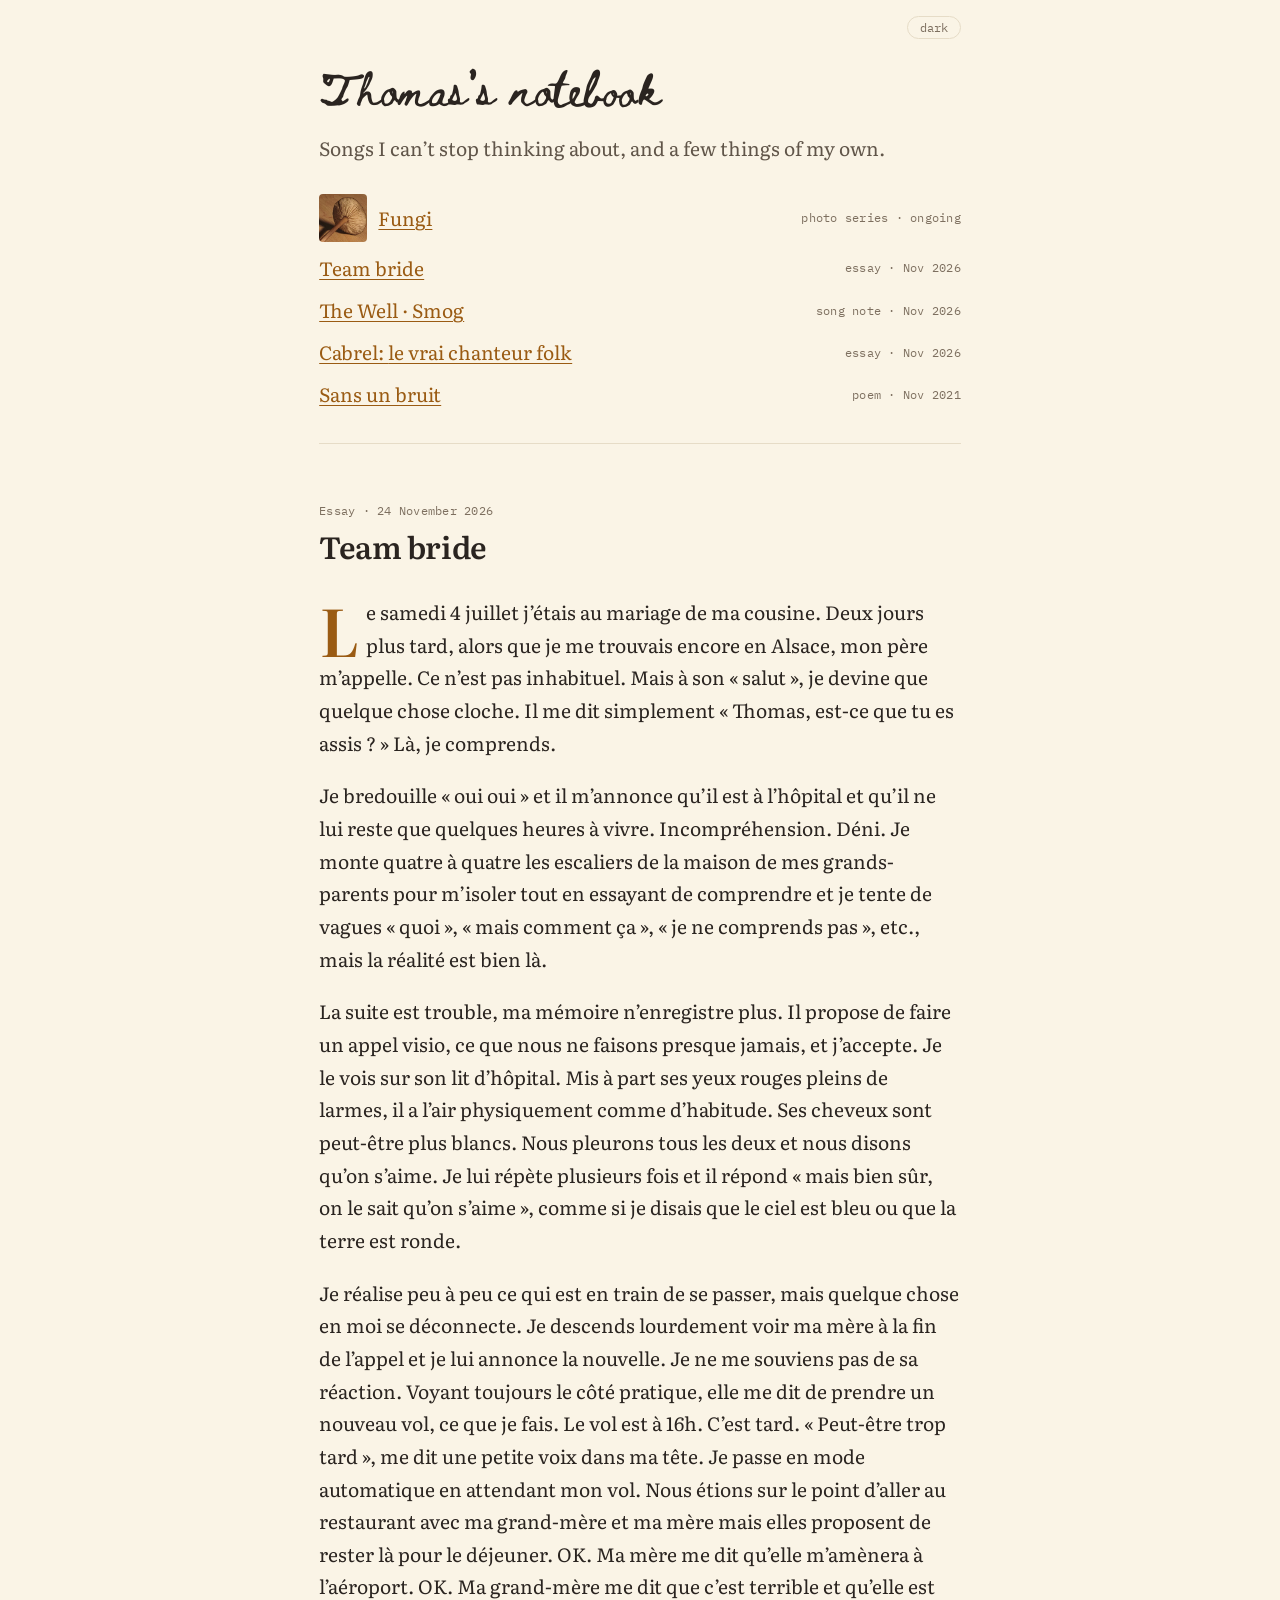
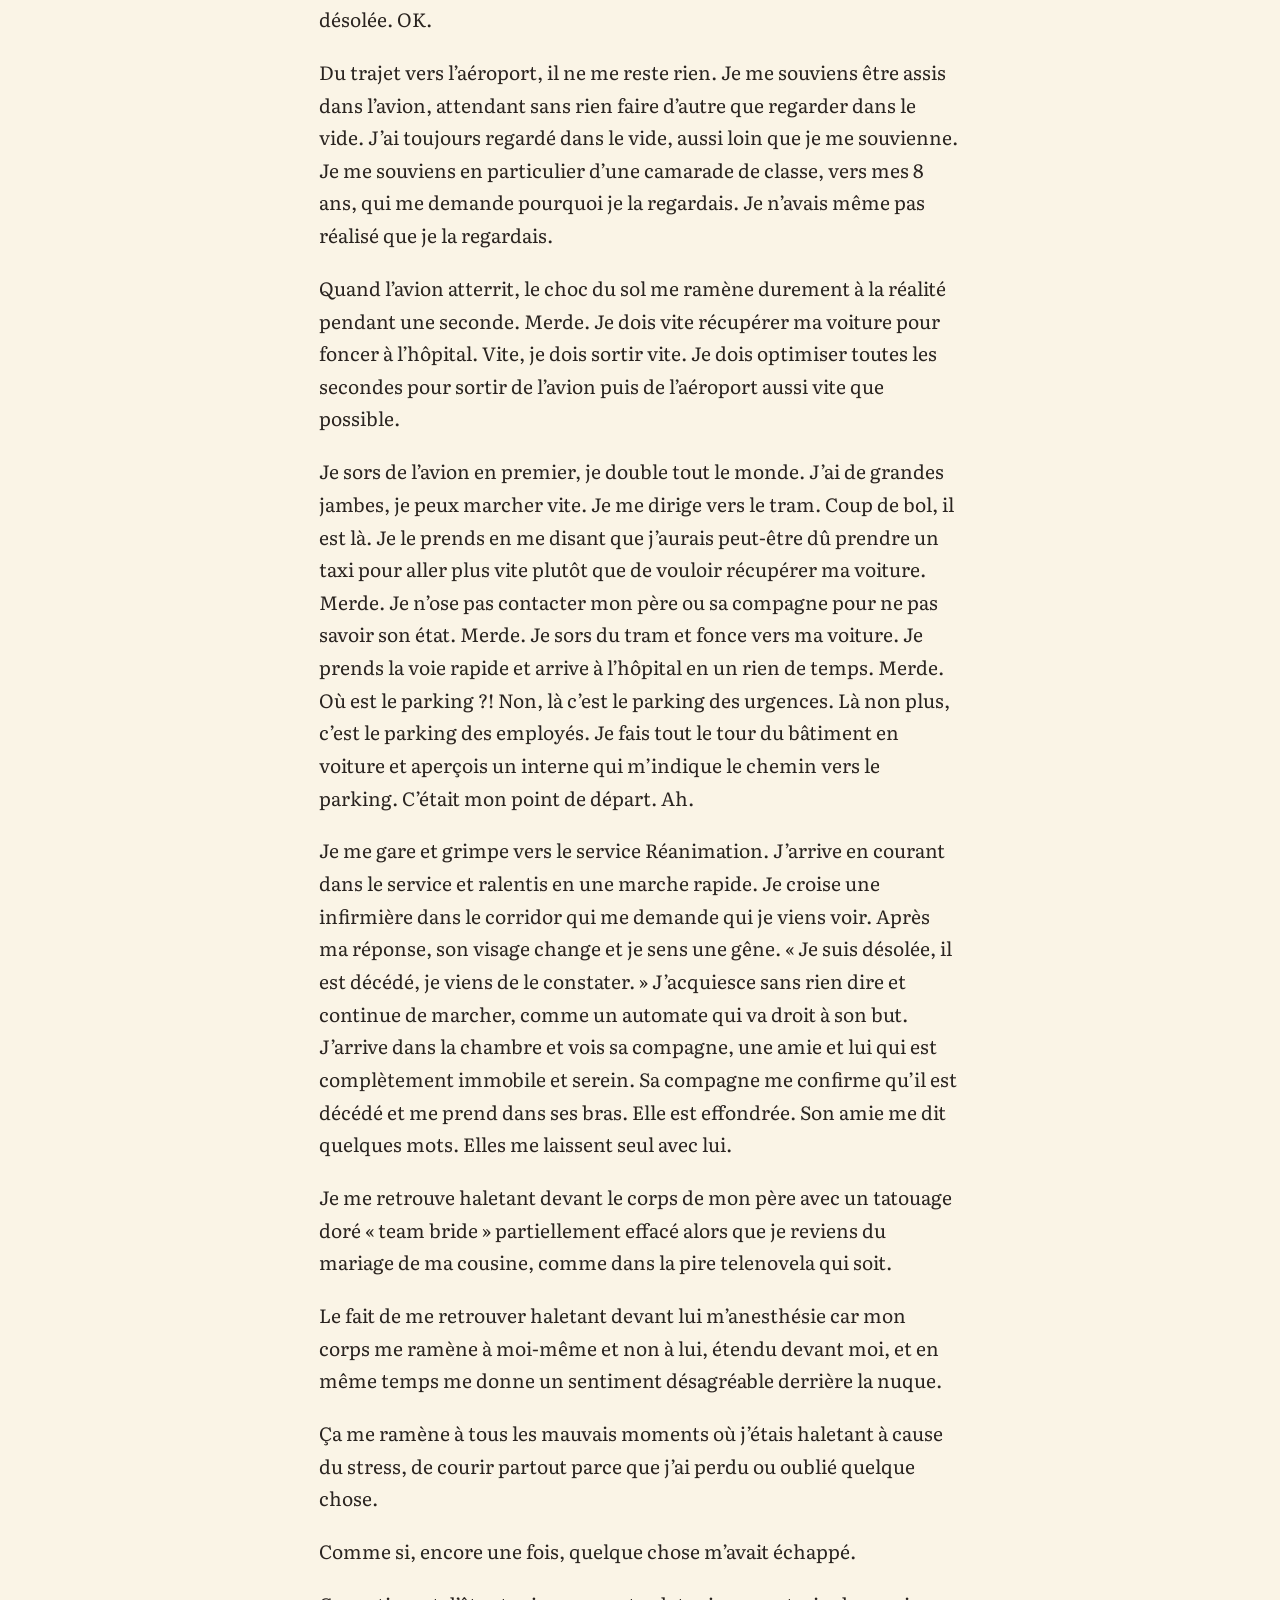
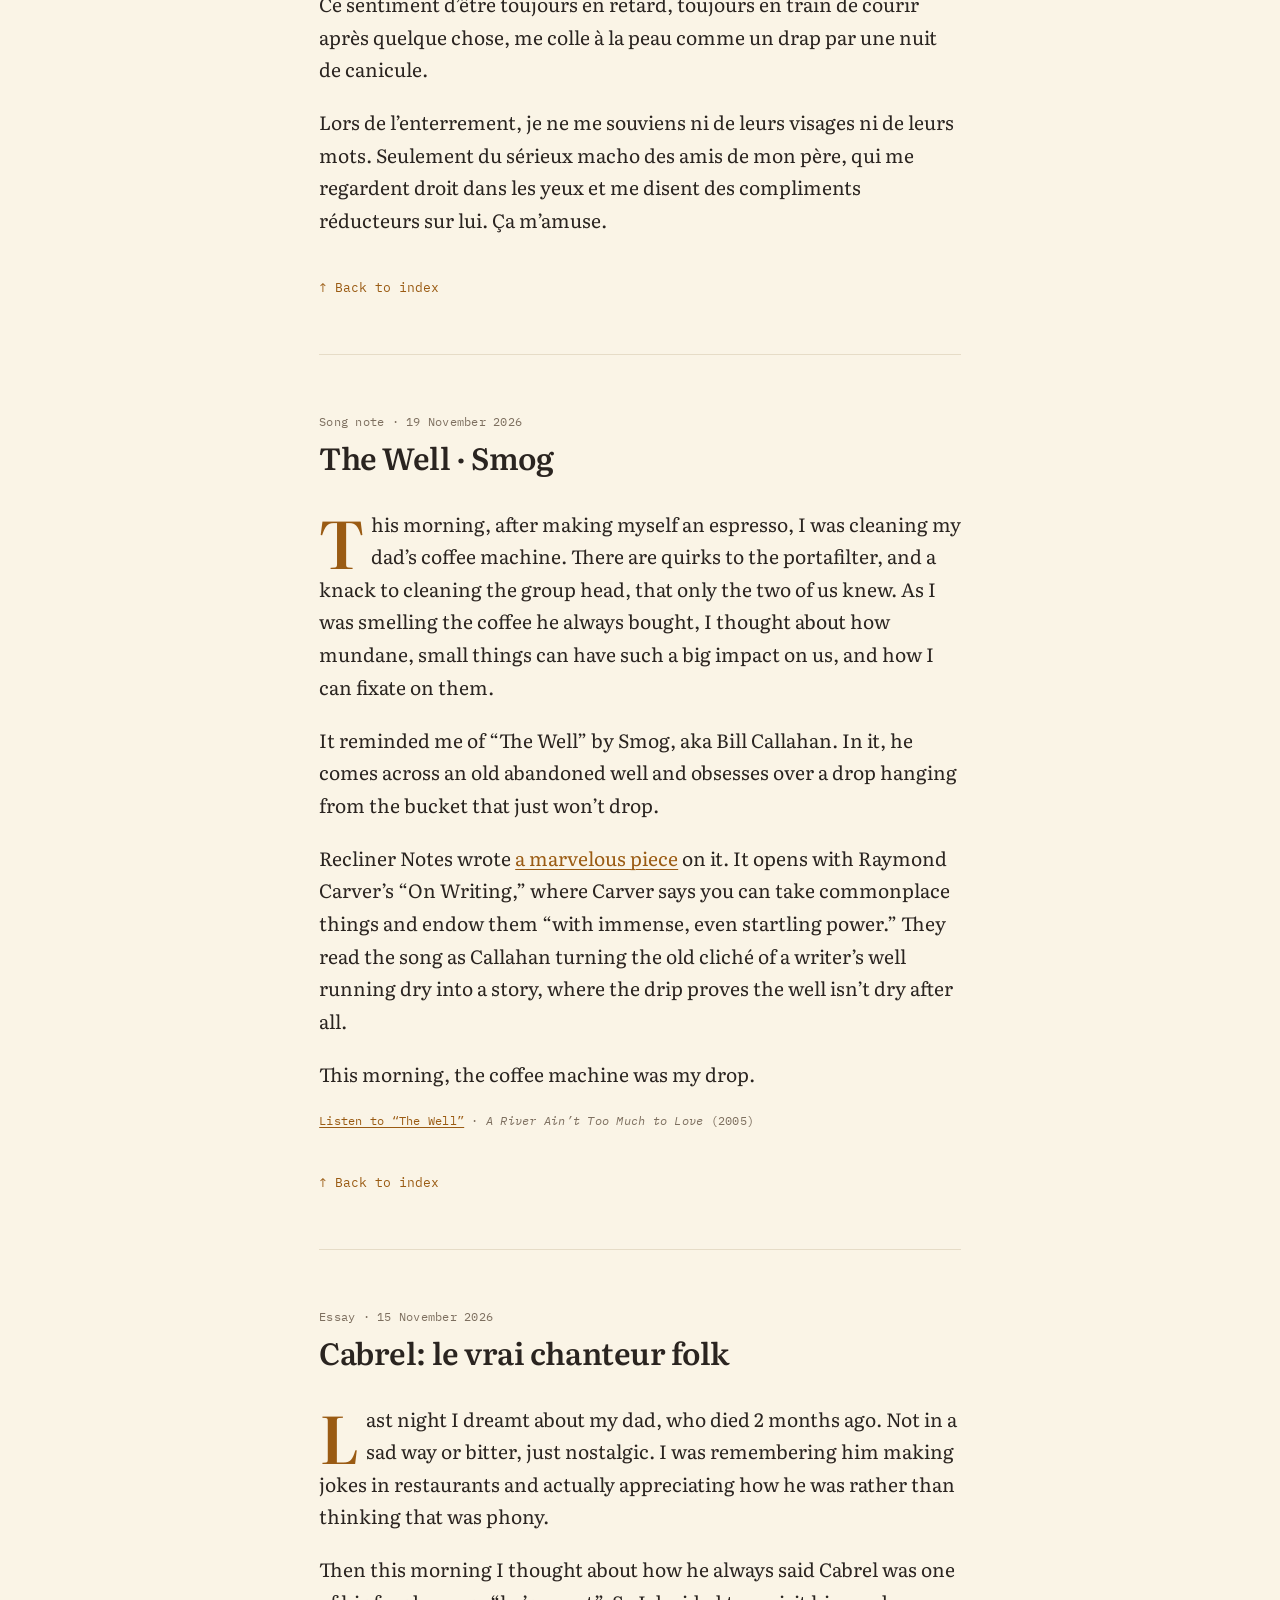
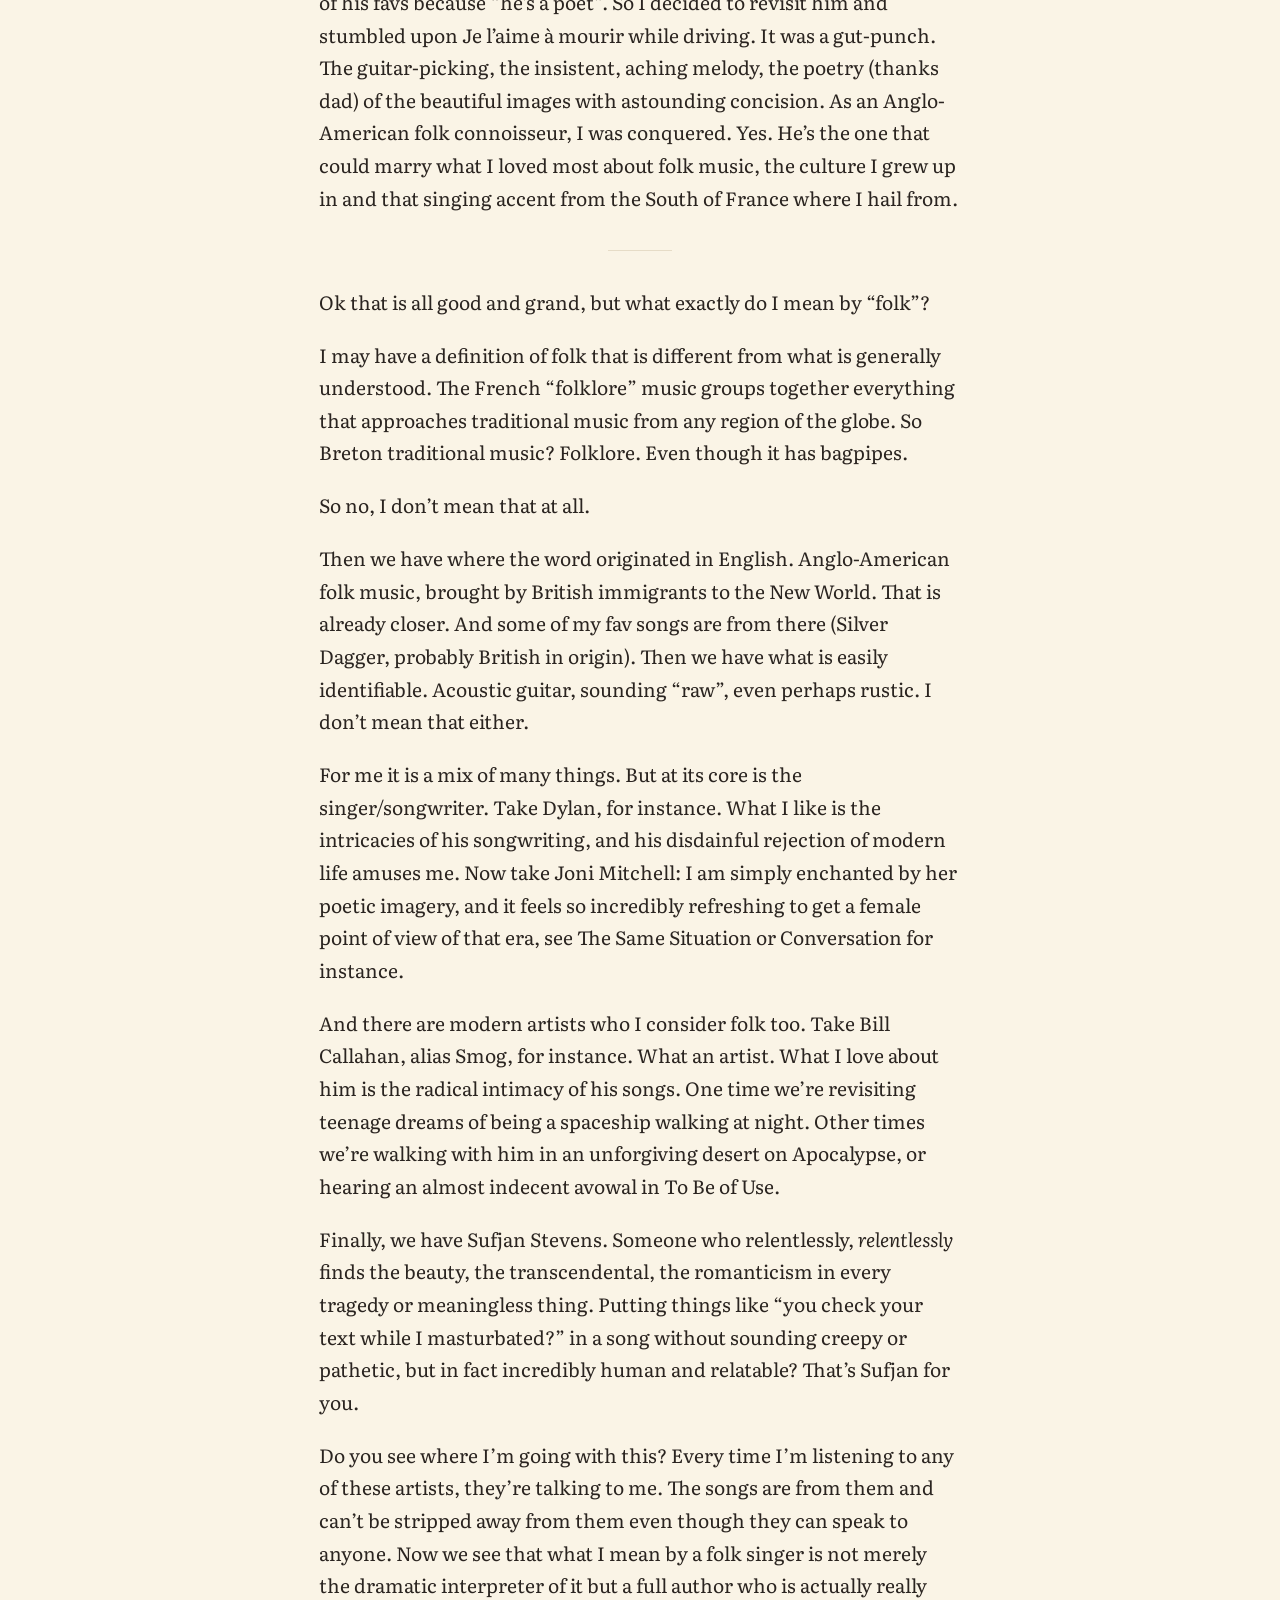
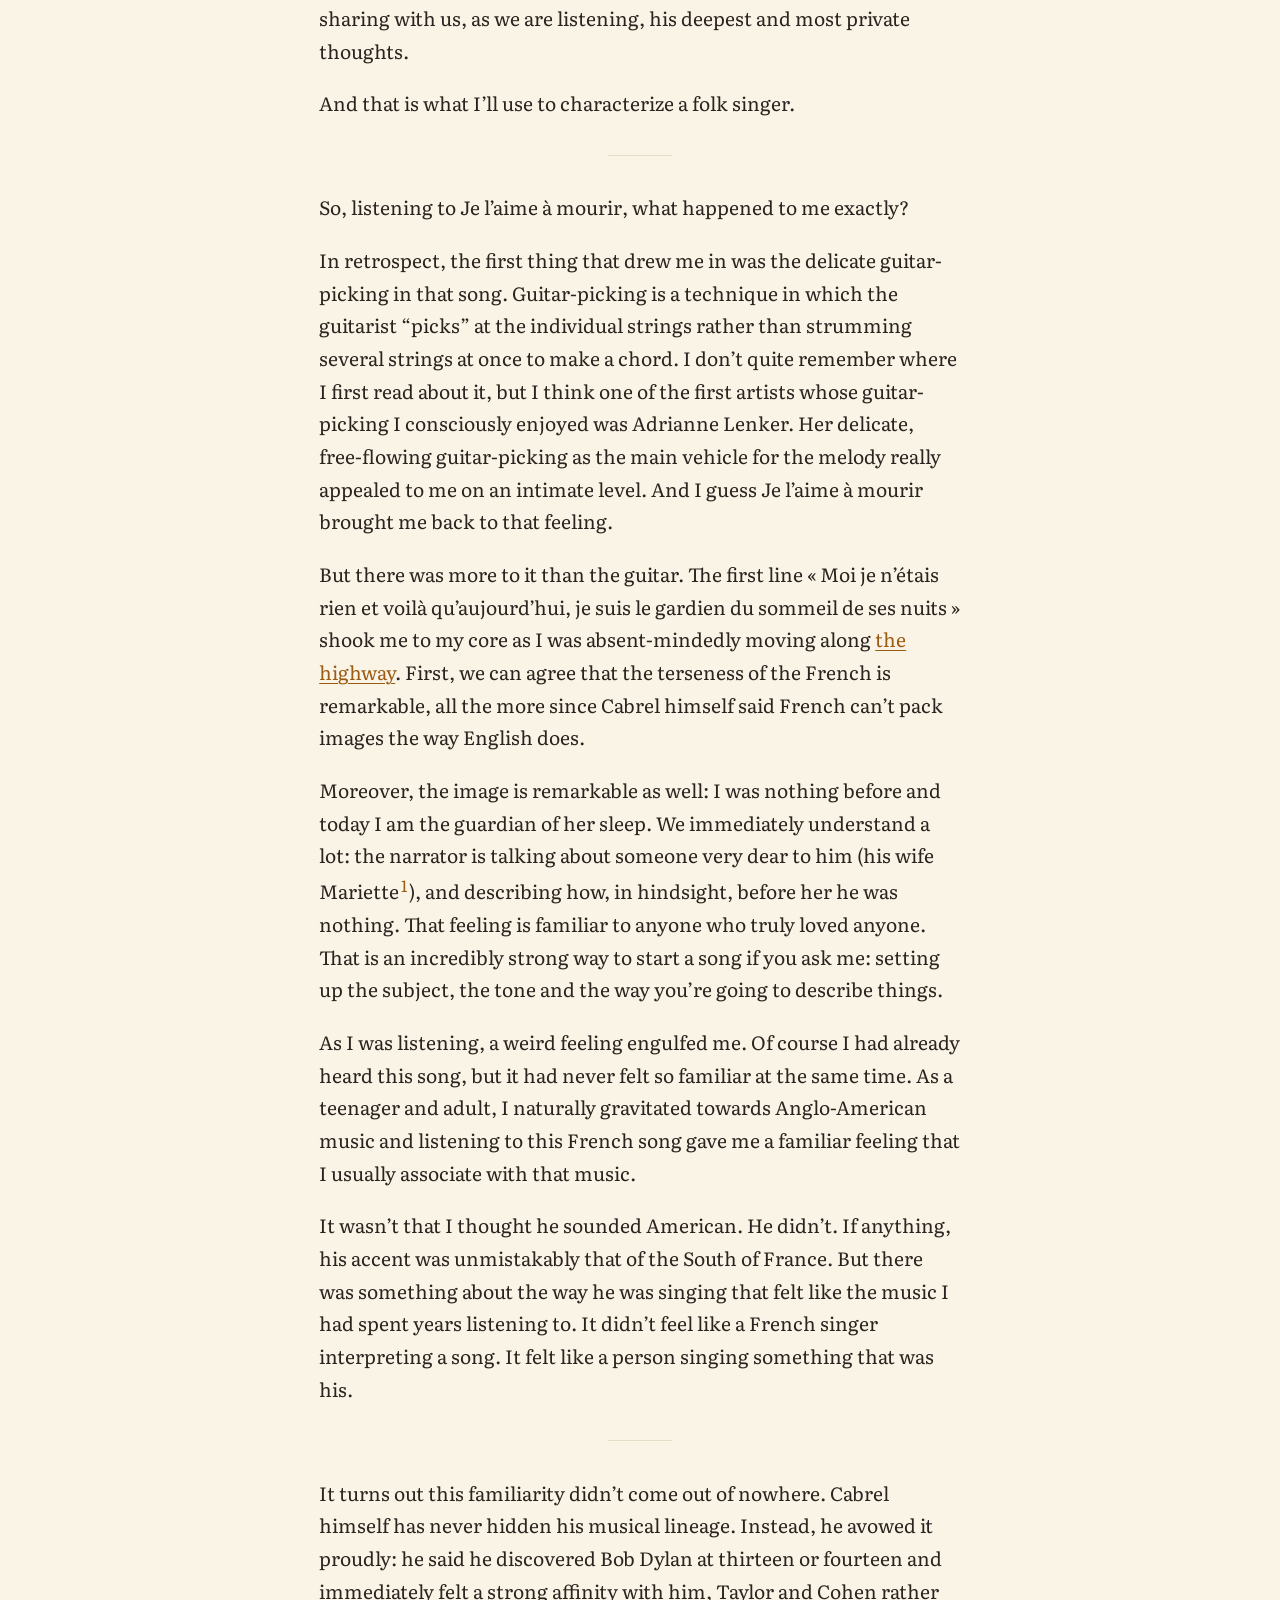
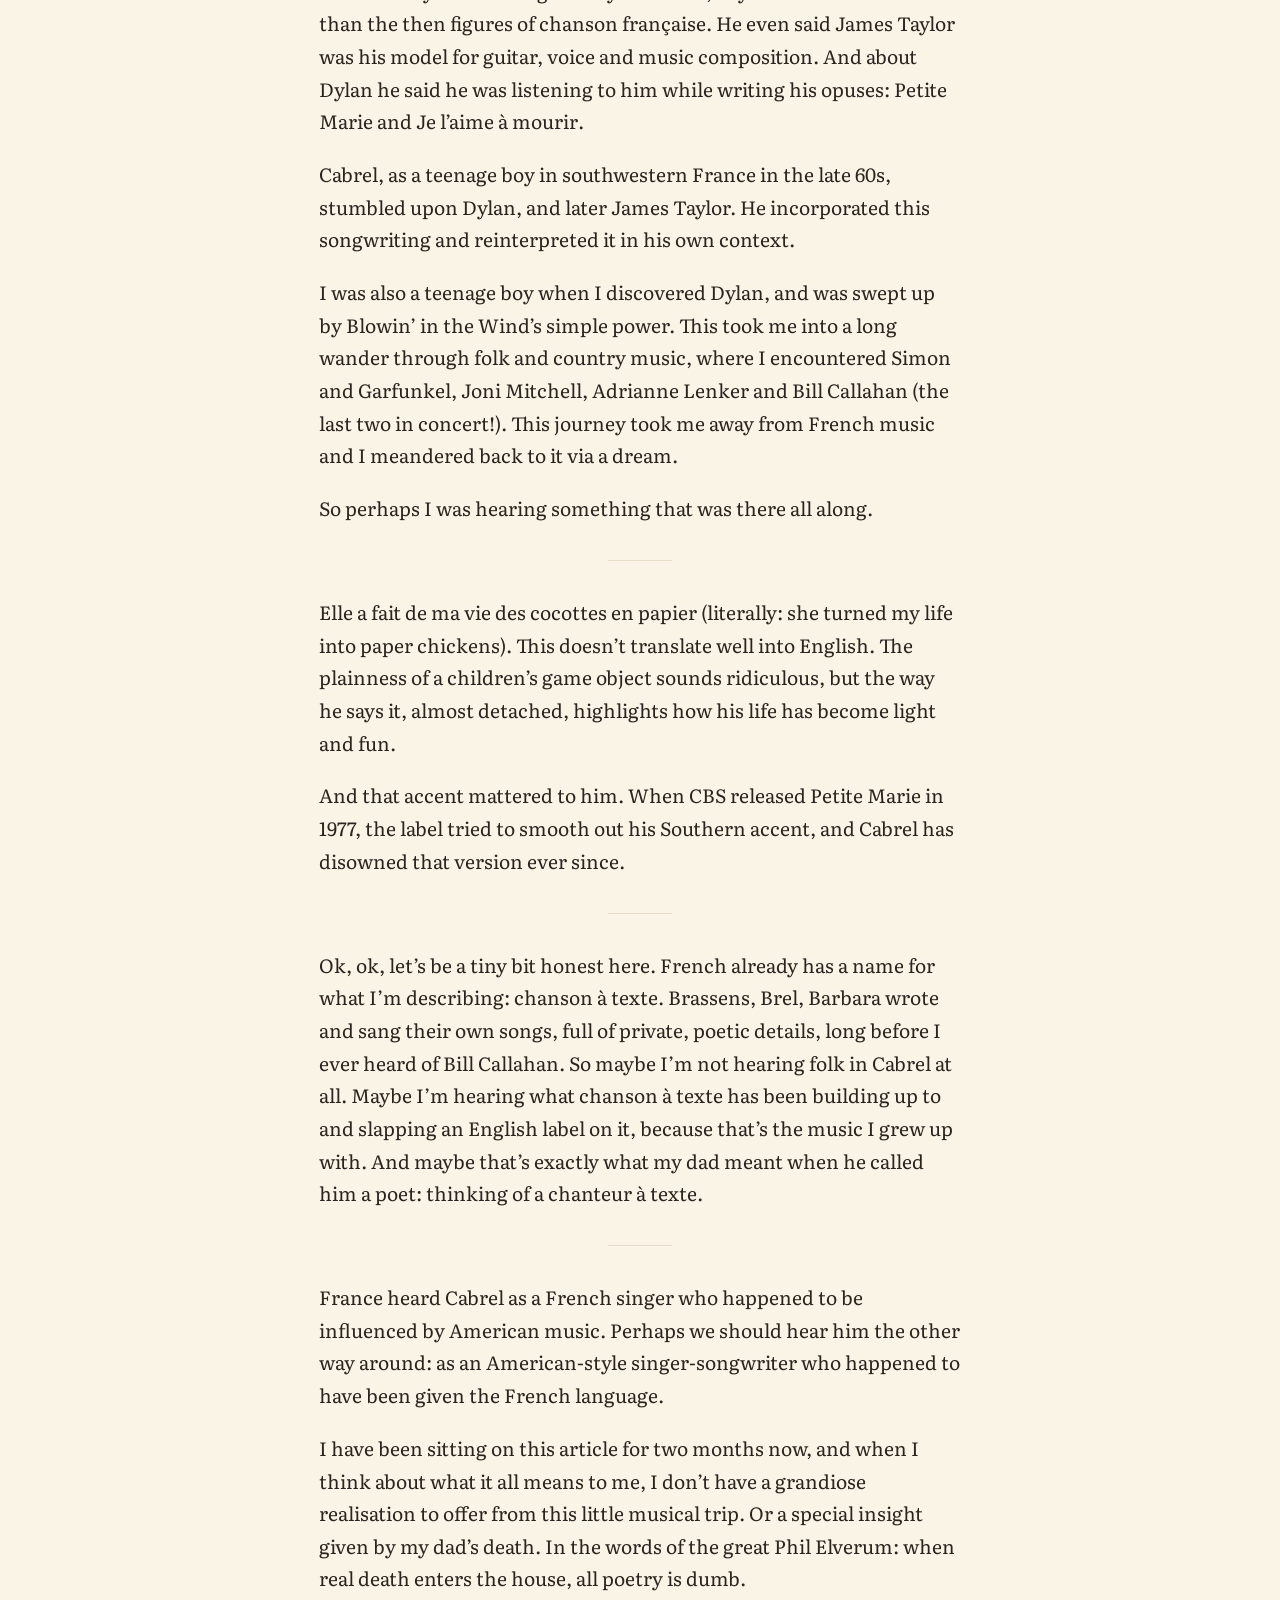
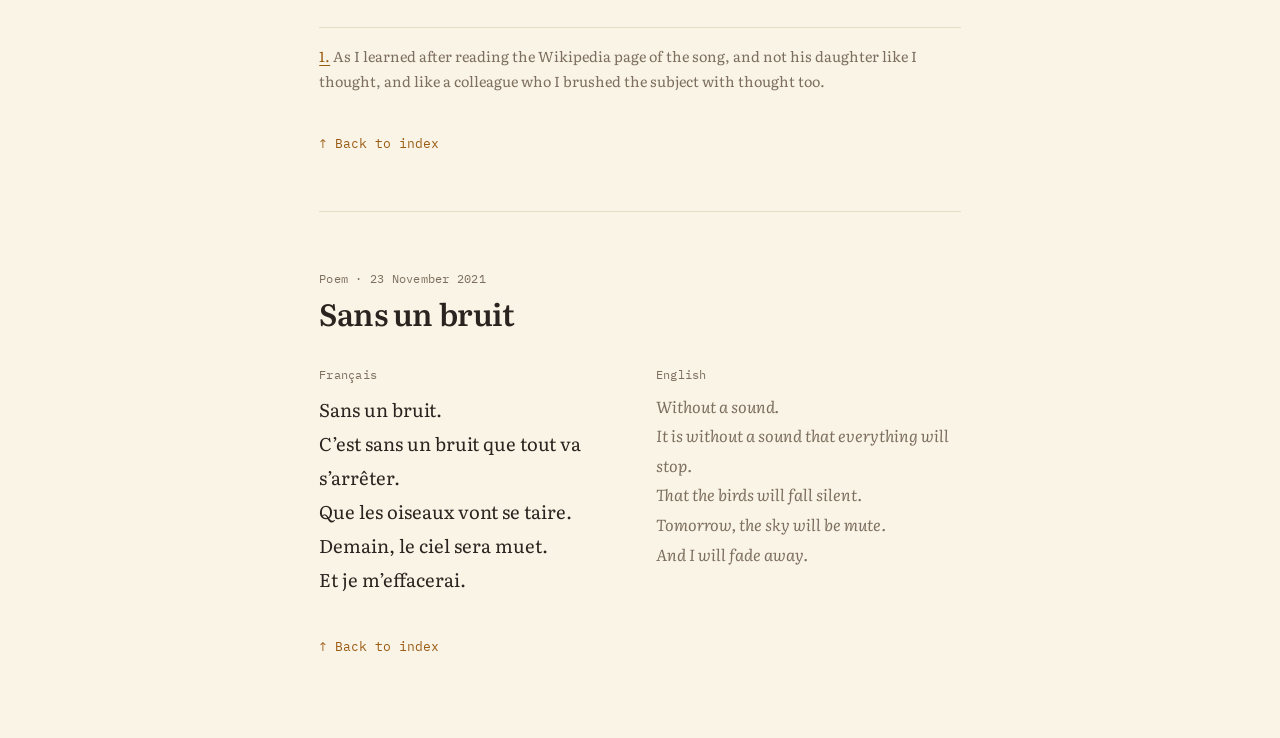
<file: index.html>
<!DOCTYPE html>
<html lang="en">
<head>
<meta charset="utf-8">
<meta name="viewport" content="width=device-width, initial-scale=1">
<meta name="robots" content="noindex, nofollow">
<title>Thomas’s notebook</title>
<meta name="description" content="Songs I can’t stop thinking about, and a few things of my own.">
<meta property="og:type" content="website">
<meta property="og:site_name" content="Thomas’s notebook">
<meta property="og:title" content="Thomas’s notebook">
<meta property="og:description" content="Songs I can’t stop thinking about, and a few things of my own.">
<meta property="og:url" content="https://thomas-notebook.github.io/">
<meta property="og:image" content="https://thomas-notebook.github.io/images/og.jpg">
<meta property="og:image:width" content="1200">
<meta property="og:image:height" content="630">
<meta name="twitter:card" content="summary_large_image">
<meta name="theme-color" content="#9a5b13">
<link rel="icon" href="favicon.svg" type="image/svg+xml">
<link rel="preconnect" href="https://fonts.googleapis.com">
<link rel="preconnect" href="https://fonts.gstatic.com" crossorigin>
<link href="https://fonts.googleapis.com/css2?family=Literata:ital,opsz,wght@0,7..72,400;0,7..72,600;1,7..72,400&family=IBM+Plex+Mono:wght@400&family=Beth+Ellen&display=swap" rel="stylesheet">
<link rel="stylesheet" href="style.css?v=15">
<script>try{var t=localStorage.getItem("theme");if(t)document.documentElement.dataset.theme=t}catch(e){}</script>
</head>
<body>
<main class="wrap">
  <header class="site" id="top">
    <h1 class="title">Thomas’s notebook</h1>
    <p>Songs I can’t stop thinking about, and a few things of my own.</p>
    <nav aria-label="Pieces">
      <ol>
        <li><a class="with-thumb" href="fungi/"><img src="images/fungi-thumb.jpg?v=2" width="48" height="48" alt="">Fungi</a> <span class="meta">photo series · ongoing</span></li>
        <li><a href="#team-bride">Team bride</a> <span class="meta">essay · Nov 2026</span></li>
        <li><a href="#the-well">The Well · Smog</a> <span class="meta">song note · Nov 2026</span></li>
        <li><a href="#cabrel">Cabrel: <span lang="fr">le vrai chanteur folk</span></a> <span class="meta">essay · Nov 2026</span></li>
        <li><a href="#sans-un-bruit" lang="fr">Sans un bruit</a> <span class="meta">poem · Nov 2021</span></li>
      </ol>
    </nav>
  </header>

  <article id="team-bride" class="essay" lang="fr">
    <header>
      <span class="meta">Essay · 24 November 2026</span>
      <h2 lang="en">Team bride</h2>
    </header>
    <p>Le samedi 4 juillet j’étais au mariage de ma cousine. Deux jours plus tard, alors que je me trouvais encore en Alsace, mon père m’appelle. Ce n’est pas inhabituel. Mais à son « salut », je devine que quelque chose cloche. Il me dit simplement « Thomas, est-ce que tu es assis ? » Là, je comprends.</p>
    <p>Je bredouille « oui oui » et il m’annonce qu’il est à l’hôpital et qu’il ne lui reste que quelques heures à vivre. Incompréhension. Déni. Je monte quatre à quatre les escaliers de la maison de mes grands-parents pour m’isoler tout en essayant de comprendre et je tente de vagues « quoi », « mais comment ça », « je ne comprends pas », etc., mais la réalité est bien là.</p>
    <p>La suite est trouble, ma mémoire n’enregistre plus. Il propose de faire un appel visio, ce que nous ne faisons presque jamais, et j’accepte. Je le vois sur son lit d’hôpital. Mis à part ses yeux rouges pleins de larmes, il a l’air physiquement comme d’habitude. Ses cheveux sont peut-être plus blancs. Nous pleurons tous les deux et nous disons qu’on s’aime. Je lui répète plusieurs fois et il répond « mais bien sûr, on le sait qu’on s’aime », comme si je disais que le ciel est bleu ou que la terre est ronde.</p>
    <p>Je réalise peu à peu ce qui est en train de se passer, mais quelque chose en moi se déconnecte. Je descends lourdement voir ma mère à la fin de l’appel et je lui annonce la nouvelle. Je ne me souviens pas de sa réaction. Voyant toujours le côté pratique, elle me dit de prendre un nouveau vol, ce que je fais. Le vol est à 16h. C’est tard. « Peut-être trop tard », me dit une petite voix dans ma tête. Je passe en mode automatique en attendant mon vol. Nous étions sur le point d’aller au restaurant avec ma grand-mère et ma mère mais elles proposent de rester là pour le déjeuner. OK. Ma mère me dit qu’elle m’amènera à l’aéroport. OK. Ma grand-mère me dit que c’est terrible et qu’elle est désolée. OK.</p>
    <p>Du trajet vers l’aéroport, il ne me reste rien. Je me souviens être assis dans l’avion, attendant sans rien faire d’autre que regarder dans le vide. J’ai toujours regardé dans le vide, aussi loin que je me souvienne. Je me souviens en particulier d’une camarade de classe, vers mes 8 ans, qui me demande pourquoi je la regardais. Je n’avais même pas réalisé que je la regardais.</p>
    <p>Quand l’avion atterrit, le choc du sol me ramène durement à la réalité pendant une seconde. Merde. Je dois vite récupérer ma voiture pour foncer à l’hôpital. Vite, je dois sortir vite. Je dois optimiser toutes les secondes pour sortir de l’avion puis de l’aéroport aussi vite que possible.</p>
    <p>Je sors de l’avion en premier, je double tout le monde. J’ai de grandes jambes, je peux marcher vite. Je me dirige vers le tram. Coup de bol, il est là. Je le prends en me disant que j’aurais peut-être dû prendre un taxi pour aller plus vite plutôt que de vouloir récupérer ma voiture. Merde. Je n’ose pas contacter mon père ou sa compagne pour ne pas savoir son état. Merde. Je sors du tram et fonce vers ma voiture. Je prends la voie rapide et arrive à l’hôpital en un rien de temps. Merde. Où est le parking ?! Non, là c’est le parking des urgences. Là non plus, c’est le parking des employés. Je fais tout le tour du bâtiment en voiture et aperçois un interne qui m’indique le chemin vers le parking. C’était mon point de départ. Ah.</p>
    <p>Je me gare et grimpe vers le service Réanimation. J’arrive en courant dans le service et ralentis en une marche rapide. Je croise une infirmière dans le corridor qui me demande qui je viens voir. Après ma réponse, son visage change et je sens une gêne. « Je suis désolée, il est décédé, je viens de le constater. » J’acquiesce sans rien dire et continue de marcher, comme un automate qui va droit à son but. J’arrive dans la chambre et vois sa compagne, une amie et lui qui est complètement immobile et serein. Sa compagne me confirme qu’il est décédé et me prend dans ses bras. Elle est effondrée. Son amie me dit quelques mots. Elles me laissent seul avec lui.</p>
    <p>Je me retrouve haletant devant le corps de mon père avec un tatouage doré « <span lang="en">team bride</span> » partiellement effacé alors que je reviens du mariage de ma cousine, comme dans la pire telenovela qui soit.</p>
    <p>Le fait de me retrouver haletant devant lui m’anesthésie car mon corps me ramène à moi-même et non à lui, étendu devant moi, et en même temps me donne un sentiment désagréable derrière la nuque.</p>
    <p>Ça me ramène à tous les mauvais moments où j’étais haletant à cause du stress, de courir partout parce que j’ai perdu ou oublié quelque chose.</p>
    <p>Comme si, encore une fois, quelque chose m’avait échappé.</p>
    <p>Ce sentiment d’être toujours en retard, toujours en train de courir après quelque chose, me colle à la peau comme un drap par une nuit de canicule.</p>
    <p>Lors de l’enterrement, je ne me souviens ni de leurs visages ni de leurs mots. Seulement du sérieux macho des amis de mon père, qui me regardent droit dans les yeux et me disent des compliments réducteurs sur lui. Ça m’amuse.</p>
    <p class="to-index" lang="en"><a href="#top">↑ Back to index</a></p>
  </article>

  <article id="the-well" class="song-note">
    <header>
      <span class="meta">Song note · 19 November 2026</span>
      <h2>The Well · Smog</h2>
    </header>
    <p>This morning, after making myself an espresso, I was cleaning my dad’s coffee machine. There are quirks to the portafilter, and a knack to cleaning the group head, that only the two of us knew. As I was smelling the coffee he always bought, I thought about how mundane, small things can have such a big impact on us, and how I can fixate on them.</p>
    <p>It reminded me of “The Well” by Smog, aka Bill Callahan. In it, he comes across an old abandoned well and obsesses over a drop hanging from the bucket that just won’t drop.</p>
    <p>Recliner Notes wrote <a href="https://reclinernotes.com/2023/01/22/the-well/">a marvelous piece</a> on it. It opens with Raymond Carver’s “On Writing,” where Carver says you can take commonplace things and endow them “with immense, even startling power.” They read the song as Callahan turning the old cliché of a writer’s well running dry into a story, where the drip proves the well isn’t dry after all.</p>
    <p>This morning, the coffee machine was my drop.</p>
    <p class="meta"><a href="https://www.youtube.com/watch?v=clw_E53vFGk">Listen to “The Well”</a> · <i>A River Ain’t Too Much to Love</i> (2005)</p>
    <p class="to-index"><a href="#top">↑ Back to index</a></p>
  </article>

  <article id="cabrel" class="essay">
    <header>
      <span class="meta">Essay · 15 November 2026</span>
      <h2>Cabrel: <span lang="fr">le vrai chanteur folk</span></h2>
    </header>
        <p>Last night I dreamt about my dad, who died 2 months ago. Not in a sad way or bitter, just nostalgic. I was remembering him making jokes in restaurants and actually appreciating how he was rather than thinking that was phony.</p>
        <p>Then this morning I thought about how he always said Cabrel was one of his favs because “he’s a poet”. So I decided to revisit him and stumbled upon <span lang="fr">Je l’aime à mourir</span> while driving. It was a gut-punch. The guitar-picking, the insistent, aching melody, the poetry (thanks dad) of the beautiful images with astounding concision. As an Anglo-American folk connoisseur, I was conquered. Yes. He’s the one that could marry what I loved most about folk music, the culture I grew up in and that singing accent from the South of France where I hail from.</p>
        <hr class="pause" aria-hidden="true">
        <p>Ok that is all good and grand, but what exactly do I mean by “folk”?</p>
        <p>I may have a definition of folk that is different from what is generally understood. The French “<span lang="fr">folklore</span>” music groups together everything that approaches traditional music from any region of the globe. So Breton traditional music? Folklore. Even though it has bagpipes.</p>
        <p>So no, I don’t mean that at all.</p>
        <p>Then we have where the word originated in English. Anglo-American folk music, brought by British immigrants to the New World. That is already closer. And some of my fav songs are from there (Silver Dagger, probably British in origin). Then we have what is easily identifiable. Acoustic guitar, sounding “raw”, even perhaps rustic. I don’t mean that either.</p>
        <p>For me it is a mix of many things. But at its core is the singer/songwriter. Take Dylan, for instance. What I like is the intricacies of his songwriting, and his disdainful rejection of modern life amuses me. Now take Joni Mitchell: I am simply enchanted by her poetic imagery, and it feels so incredibly refreshing to get a female point of view of that era, see The Same Situation or Conversation for instance.</p>
        <p>And there are modern artists who I consider folk too. Take Bill Callahan, alias Smog, for instance. What an artist. What I love about him is the radical intimacy of his songs. One time we’re revisiting teenage dreams of being a spaceship walking at night. Other times we’re walking with him in an unforgiving desert on Apocalypse, or hearing an almost indecent avowal in To Be of Use.</p>
        <p>Finally, we have Sufjan Stevens. Someone who relentlessly, <em>relentlessly</em> finds the beauty, the transcendental, the romanticism in every tragedy or meaningless thing. Putting things like “you check your text while I masturbated?” in a song without sounding creepy or pathetic, but in fact incredibly human and relatable? That’s Sufjan for you.</p>
        <p>Do you see where I’m going with this? Every time I’m listening to any of these artists, they’re talking to me. The songs are from them and can’t be stripped away from them even though they can speak to anyone. Now we see that what I mean by a folk singer is not merely the dramatic interpreter of it but a full author who is actually really sharing with us, as we are listening, his deepest and most private thoughts.</p>
        <p>And that is what I’ll use to characterize a folk singer.</p>
        <hr class="pause" aria-hidden="true">
        <p>So, listening to <span lang="fr">Je l’aime à mourir</span>, what happened to me exactly?</p>
        <p>In retrospect, the first thing that drew me in was the delicate guitar-picking in that song. Guitar-picking is a technique in which the guitarist “picks” at the individual strings rather than strumming several strings at once to make a chord. I don’t quite remember where I first read about it, but I think one of the first artists whose guitar-picking I consciously enjoyed was Adrianne Lenker. Her delicate, free-flowing guitar-picking as the main vehicle for the melody really appealed to me on an intimate level. And I guess <span lang="fr">Je l’aime à mourir</span> brought me back to that feeling.</p>
        <p>But there was more to it than the guitar. The first line <span lang="fr">« Moi je n’étais rien et voilà qu’aujourd’hui, je suis le gardien du sommeil de ses nuits »</span> shook me to my core as I was absent-mindedly moving along <a href="https://youtu.be/UofYl3dataU?t=60">the highway</a>. First, we can agree that the terseness of the French is remarkable, all the more since Cabrel himself said French can’t pack images the way English does.</p>
        <p>Moreover, the image is remarkable as well: I was nothing before and today I am the guardian of her sleep. We immediately understand a lot: the narrator is talking about someone very dear to him (his wife Mariette<sup><a href="#note-1" id="ref-1" aria-label="Note 1">1</a></sup>), and describing how, in hindsight, before her he was nothing. That feeling is familiar to anyone who truly loved anyone. That is an incredibly strong way to start a song if you ask me: setting up the subject, the tone and the way you’re going to describe things.</p>
        <p>As I was listening, a weird feeling engulfed me. Of course I had already heard this song, but it had never felt so familiar at the same time. As a teenager and adult, I naturally gravitated towards Anglo-American music and listening to this French song gave me a familiar feeling that I usually associate with that music.</p>
        <p>It wasn’t that I thought he sounded American. He didn’t. If anything, his accent was unmistakably that of the South of France. But there was something about the way he was singing that felt like the music I had spent years listening to. It didn’t feel like a French singer interpreting a song. It felt like a person singing something that was his.</p>
        <hr class="pause" aria-hidden="true">
        <p>It turns out this familiarity didn’t come out of nowhere. Cabrel himself has never hidden his musical lineage. Instead, he avowed it proudly: he said he discovered Bob Dylan at thirteen or fourteen and immediately felt a strong affinity with him, Taylor and Cohen rather than the then figures of <span lang="fr">chanson française</span>. He even said James Taylor was his model for guitar, voice and music composition. And about Dylan he said he was listening to him while writing his opuses: Petite Marie and <span lang="fr">Je l’aime à mourir</span>.</p>
        <p>Cabrel, as a teenage boy in southwestern France in the late 60s, stumbled upon Dylan, and later James Taylor. He incorporated this songwriting and reinterpreted it in his own context.</p>
        <p>I was also a teenage boy when I discovered Dylan, and was swept up by Blowin’ in the Wind’s simple power. This took me into a long wander through folk and country music, where I encountered Simon and Garfunkel, Joni Mitchell, Adrianne Lenker and Bill Callahan (the last two in concert!). This journey took me away from French music and I meandered back to it via a dream.</p>
        <p>So perhaps I was hearing something that was there all along.</p>
        <hr class="pause" aria-hidden="true">
        <p><span lang="fr">Elle a fait de ma vie des cocottes en papier</span> (literally: she turned my life into paper chickens). This doesn’t translate well into English. The plainness of a children’s game object sounds ridiculous, but the way he says it, almost detached, highlights how his life has become light and fun.</p>
        <p>And that accent mattered to him. When CBS released Petite Marie in 1977, the label tried to smooth out his Southern accent, and Cabrel has disowned that version ever since.</p>
        <hr class="pause" aria-hidden="true">
        <p>Ok, ok, let’s be a tiny bit honest here. French already has a name for what I’m describing: <span lang="fr">chanson à texte</span>. Brassens, Brel, Barbara wrote and sang their own songs, full of private, poetic details, long before I ever heard of Bill Callahan. So maybe I’m not hearing folk in Cabrel at all. Maybe I’m hearing what <span lang="fr">chanson à texte</span> has been building up to and slapping an English label on it, because that’s the music I grew up with. And maybe that’s exactly what my dad meant when he called him a poet: thinking of a <span lang="fr">chanteur à texte</span>.</p>
        <hr class="pause" aria-hidden="true">
        <p>France heard Cabrel as a French singer who happened to be influenced by American music. Perhaps we should hear him the other way around: as an American-style singer-songwriter who happened to have been given the French language.</p>
        <p>I have been sitting on this article for two months now, and when I think about what it all means to me, I don’t have a grandiose realisation to offer from this little musical trip. Or a special insight given by my dad’s death. In the words of the great Phil Elverum: when real death enters the house, all poetry is dumb.</p>
    <div class="notes">
      <p id="note-1"><a href="#ref-1" aria-label="Back to text">1.</a> As I learned after reading the Wikipedia page of the song, and not his daughter like I thought, and like a colleague who I brushed the subject with thought too.</p>
    </div>
    <p class="to-index"><a href="#top">↑ Back to index</a></p>
  </article>

  <article id="sans-un-bruit" class="poem">
    <header>
      <span class="meta">Poem · 23 November 2021</span>
      <h2 lang="fr">Sans un bruit</h2>
    </header>
    <div class="poem-body">
      <figure lang="fr">
        <figcaption class="meta">Français</figcaption>
        <p class="stanza">Sans un bruit.
C’est sans un bruit que tout va s’arrêter.
Que les oiseaux vont se taire.
Demain, le ciel sera muet.
Et je m’effacerai.</p>
      </figure>
      <figure lang="en">
        <figcaption class="meta">English</figcaption>
        <p class="stanza translation">Without a sound.
It is without a sound that everything will stop.
That the birds will fall silent.
Tomorrow, the sky will be mute.
And I will fade away.</p>
      </figure>
    </div>
    <p class="to-index"><a href="#top">↑ Back to index</a></p>
  </article>
</main>
<script src="theme.js?v=1"></script>
</body>
</html>
</file>
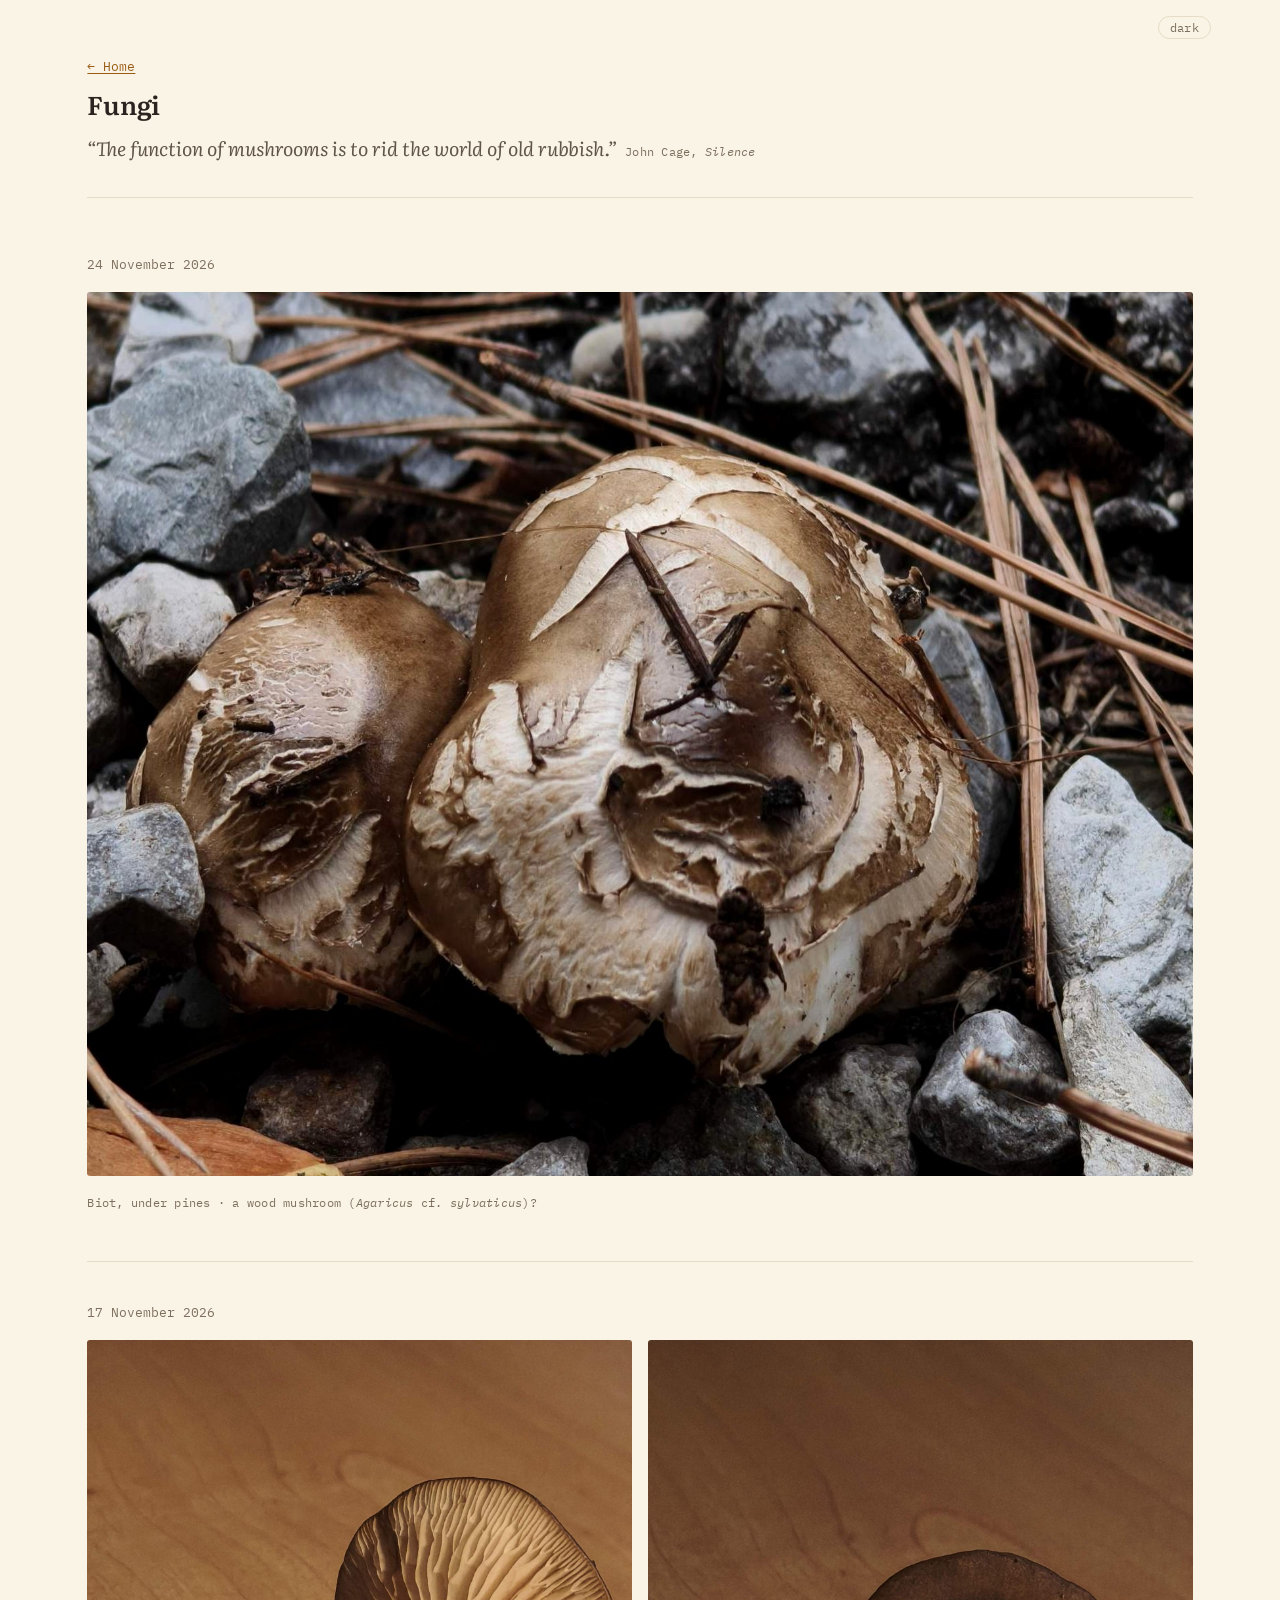
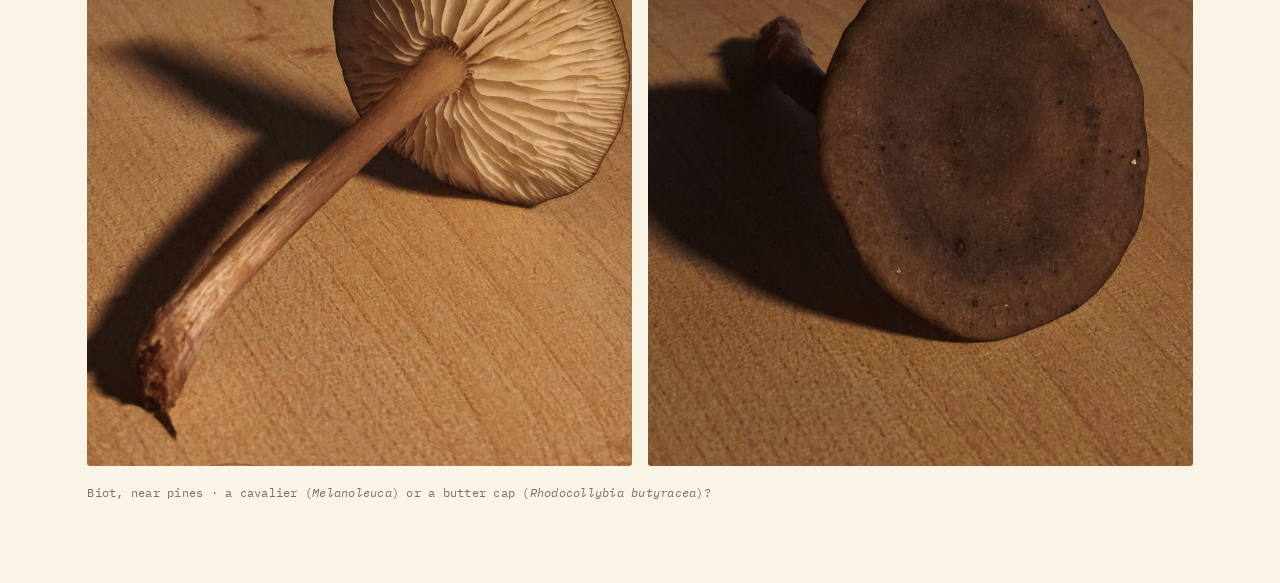
<file: fungi/index.html>
<!DOCTYPE html>
<html lang="en">
<head>
<meta charset="utf-8">
<meta name="viewport" content="width=device-width, initial-scale=1">
<meta name="robots" content="noindex, nofollow">
<title>Fungi · Thomas’s notebook</title>
<meta name="description" content="A photo series of mushrooms I find.">
<meta property="og:type" content="website">
<meta property="og:site_name" content="Thomas’s notebook">
<meta property="og:title" content="Fungi · Thomas’s notebook">
<meta property="og:description" content="A photo series of mushrooms I find.">
<meta property="og:url" content="https://thomas-notebook.github.io/fungi/">
<meta property="og:image" content="https://thomas-notebook.github.io/images/og.jpg">
<meta property="og:image:width" content="1200">
<meta property="og:image:height" content="630">
<meta name="twitter:card" content="summary_large_image">
<meta name="theme-color" content="#9a5b13">
<link rel="icon" href="../favicon.svg" type="image/svg+xml">
<link rel="preconnect" href="https://fonts.googleapis.com">
<link rel="preconnect" href="https://fonts.gstatic.com" crossorigin>
<link href="https://fonts.googleapis.com/css2?family=Literata:ital,opsz,wght@0,7..72,400;0,7..72,600;1,7..72,400&family=IBM+Plex+Mono:wght@400&display=swap" rel="stylesheet">
<link rel="stylesheet" href="../style.css?v=15">
<script>try{var t=localStorage.getItem("theme");if(t)document.documentElement.dataset.theme=t}catch(e){}</script>
</head>
<body>
<main class="wrap wide">
  <header class="site">
    <a class="back" href="../">← Home</a>
    <h1>Fungi</h1>
    <p class="epigraph">“The function of mushrooms is to rid the world of old rubbish.” <span class="meta">John Cage, <i>Silence</i></span></p>
  </header>

  <article>
    <section class="entry" id="2026-11-24">
      <h3>24 November 2026</h3>
      <figure class="photos">
        <img src="../images/fungi-2026-11-24-cap.jpg" width="1650" height="1320" loading="lazy" alt="Two brown mushroom caps side by side on grey gravel and fallen pine needles, their skin cracking into scales over white flesh.">
        <figcaption class="meta">Biot, under pines · a wood mushroom (<i>Agaricus</i> cf. <i>sylvaticus</i>)?</figcaption>
      </figure>
    </section>

    <section class="entry" id="2026-11-17">
      <h3>17 November 2026</h3>
      <figure class="photos">
        <img src="../images/fungi-2026-11-17-gills.jpg" width="1659" height="2212" loading="lazy" alt="The same mushroom on its side, showing pale cream gills radiating from a slender stem, with a strong shadow.">
        <img src="../images/fungi-2026-11-17-cap.jpg" width="1659" height="2212" loading="lazy" alt="Dark brown mushroom cap lying on a light wooden table, side-lit, with its stem and a long shadow behind it.">
        <figcaption class="meta">Biot, near pines · a cavalier (<i>Melanoleuca</i>) or a butter cap (<i>Rhodocollybia butyracea</i>)?</figcaption>
      </figure>
    </section>
  </article>
</main>
<script src="../lightbox.js?v=1"></script>
<script src="../theme.js?v=1"></script>
</body>
</html>
</file>
<file: style.css>
/* ============================================================
   Thomas's notebook: one stylesheet for the whole site.
   1. Colours and fonts      5. Kinds of piece (essay, song note, poem)
   2. Base page              6. Fungi page
   3. Site header and index  7. Photo viewer
   4. Pieces (shared)
   ============================================================ */


/* 1. COLOURS AND FONTS
   Change a value here and it changes everywhere.
   Palette "Ocre": warm ivory paper, ochre-brown links. */
:root {
  --paper: #faf4e6;
  --ink: #2a2420;
  --muted: #7d6f5f;
  --rule: #e6dcc7;
  --accent: #9a5b13;
  --font-title: "Beth Ellen", "Literata", cursive;
  --font-body: "Literata", Georgia, "Times New Roman", serif;
  --font-meta: "IBM Plex Mono", ui-monospace, Menlo, monospace;
  color-scheme: light;
}

/* Same palette at night. Used when the visitor's device is in dark mode,
   unless they picked "light" with the switch (theme.js)... */
@media (prefers-color-scheme: dark) {
  :root:not([data-theme="light"]) {
    --paper: #1b1714;
    --ink: #ece3d3;
    --muted: #a8998a;
    --rule: #3a322b;
    --accent: #e0a85a;
    color-scheme: dark;
  }
}
/* ...or when they picked "dark" with the switch. Keep these two blocks the same. */
:root[data-theme="dark"] {
  --paper: #1b1714;
  --ink: #ece3d3;
  --muted: #a8998a;
  --rule: #3a322b;
  --accent: #e0a85a;
  color-scheme: dark;
}


/* 2. BASE PAGE */
* { box-sizing: border-box; }

html {
  -webkit-text-size-adjust: 100%;
  scroll-behavior: smooth;              /* gentle scroll when clicking a #link */
}

body {
  margin: 0;
  background: var(--paper);
  color: var(--ink);
  font-family: var(--font-body);
  font-size: 1.075rem;
  line-height: 1.7;
}

/* Slightly bigger text on big screens */
@media (min-width: 1024px) { body { font-size: 1.2rem; } }
@media (min-width: 1600px) { body { font-size: 1.28rem; } }

/* The reading column: narrow and centred */
.wrap { position: relative; max-width: 35.5em; margin: 0 auto; padding: 3.5rem 1.25rem 5rem; }

/* Light / dark switch, top right (added by theme.js) */
.theme-toggle {
  position: absolute; top: 1rem; right: 1.25rem;
  font-family: var(--font-meta); font-size: .75rem; letter-spacing: .02em;
  color: var(--muted); background: none;
  border: 1px solid var(--rule); border-radius: 999px;
  padding: .2rem .7rem; cursor: pointer;
}
.theme-toggle:hover { color: var(--accent); border-color: var(--accent); }
.theme-toggle:focus-visible { outline: 2px solid var(--accent); outline-offset: 2px; }

/* Links */
a { color: var(--accent); text-underline-offset: .18em; text-decoration-thickness: 1px; }
a:focus-visible { outline: 2px solid var(--accent); outline-offset: 2px; border-radius: 2px; }

/* Small grey monospace labels: dates, "song note", captions */
.meta { font-family: var(--font-meta); font-size: .78rem; letter-spacing: .02em; color: var(--muted); }

/* No smooth scrolling for people who asked their device for less motion */
@media (prefers-reduced-motion: reduce) { * { scroll-behavior: auto !important; } }


/* 3. SITE HEADER AND INDEX */
.site { display: grid; gap: .35rem; padding-bottom: 2rem; border-bottom: 1px solid var(--rule); }
.site h1 { font-size: 1.6rem; font-weight: 600; margin: 0; letter-spacing: -.01em; }
.site p { margin: 0; color: color-mix(in srgb, var(--ink) 35%, var(--muted)); }

/* The handwritten "Thomas's notebook" title */
.site .title { font-family: var(--font-title); font-weight: 400; font-size: clamp(1.5rem, 6vw, 2.1rem); line-height: 1.9; letter-spacing: 0; margin: 0 0 .4rem; }

/* List of pieces (numbers hidden) */
nav ol { list-style: none; margin: 1.5rem 0 0; padding: 0; display: grid; gap: .6rem; }
nav li { display: flex; flex-wrap: wrap; align-items: center; justify-content: space-between; gap: .25rem 1rem; }

/* Small photo next to a link in the list ("Fungi") */
.with-thumb { display: inline-flex; align-items: center; gap: .7rem; }
.with-thumb img { width: 3rem; height: 3rem; object-fit: cover; border-radius: 4px; flex: none; }


/* 4. PIECES (shared by every kind) */
article { padding-top: 3.5rem; }
article + article { margin-top: 3.5rem; border-top: 1px solid var(--rule); }   /* line between two pieces */
article header { display: grid; gap: .4rem; margin-bottom: 2rem; }
article h2 { font-size: 1.9rem; line-height: 1.2; font-weight: 600; margin: 0; text-wrap: balance; letter-spacing: -.015em; }
article p { margin: 0 0 1.05em; }

/* Section break inside a piece */
hr.pause { border: 0; width: 4rem; height: 1px; background: var(--rule); margin: 2.2rem auto; }

/* Footnotes */
sup a { text-decoration: none; padding: 0 .1em; }
.notes { margin-top: 2rem; padding-top: 1rem; border-top: 1px solid var(--rule); font-size: .9rem; color: var(--muted); }
.notes p { margin: 0; }

/* "↑ Back to index" at the end of each piece */
.to-index { margin: 2.5rem 0 0; font-family: var(--font-meta); font-size: .8rem; }
.to-index a { text-decoration: none; }
.to-index a:hover { text-decoration: underline; }


/* 5. KINDS OF PIECE
   Each <article> has a class: essay, song-note or poem. */

/* Essays and song notes: big ochre first letter on the first paragraph.
   ("header + p" = the paragraph right after the title.)
   Poems aren't listed, so they don't get one. */
.essay > header + p::first-letter,
.song-note > header + p::first-letter {
  float: left;
  font-size: 3.4em;
  line-height: .85;
  font-weight: 600;
  padding: .08em .1em 0 0;
  color: var(--accent);
}

/* Poems: French and English, stacked on phones, side by side on wider screens */
.poem-body { display: grid; grid-template-columns: 1fr; gap: 2rem; }
@media (min-width: 640px) { .poem-body { grid-template-columns: 1fr 1fr; } }
.poem figure { margin: 0; }
.poem figcaption { margin-bottom: .4rem; }
.stanza { white-space: pre-line; margin: 0; font-size: 1.15rem; line-height: 1.85; }   /* keeps the line breaks as typed */
.translation { color: var(--muted); font-style: italic; font-size: 1rem; }


/* 6. FUNGI PAGE */

/* Wider column: photos don't need a short line length */
.wrap.wide {
  max-width: min(120rem, calc(118vh + 7.5rem));
  padding-left: clamp(1.25rem, 3vw, 3rem);
  padding-right: clamp(1.25rem, 3vw, 3rem);
}

/* "← Home" link */
.back { font-family: var(--font-meta); font-size: .8rem; }

/* Short quote under the page title */
.epigraph { margin: .3rem 0 0; font-style: italic; color: var(--muted); }
.epigraph .meta { font-style: normal; white-space: nowrap; margin-left: .3em; }

/* One dated batch of photos, with a line between batches */
.entry + .entry { margin-top: 3rem; padding-top: 2.5rem; border-top: 1px solid var(--rule); }
.entry h3 { font-family: var(--font-meta); font-weight: 400; font-size: .8rem; color: var(--muted); margin: 0 0 1rem; }

/* Photo grid: one column on phones, two on wider screens */
.photos { display: grid; grid-template-columns: 1fr; gap: 1rem; margin: 0; }
@media (min-width: 640px)  { .photos { grid-template-columns: 1fr 1fr; } }
.photos img { display: block; width: 100%; height: auto; border-radius: 3px; cursor: zoom-in; }
.photos img:focus-visible { outline: 2px solid var(--accent); outline-offset: 3px; }
.photos figcaption { grid-column: 1 / -1; color: var(--muted); }
/* A lone photo in a batch spans the full width */
.photos img:only-of-type { grid-column: 1 / -1; }


/* 7. PHOTO VIEWER (full screen when you tap a photo; built by lightbox.js) */
dialog.lightbox { width: 100vw; height: 100vh; max-width: none; max-height: none; margin: 0; padding: 0; border: 0; background: #0b0d0e; color: #e3e7e5; }
dialog.lightbox::backdrop { background: #0b0d0e; }
.lb-stage { width: 100%; height: 100%; overflow: auto; display: grid; place-items: center; }
.lb-img.fit { max-width: 100vw; max-height: 100vh; width: auto; height: auto; cursor: zoom-in; }
.lb-img.full { max-width: none; max-height: none; cursor: zoom-out; }

/* Round buttons: close, previous, next */
.lb-btn { position: fixed; background: rgba(0,0,0,.45); color: #fff; border: 0; border-radius: 999px; width: 2.75rem; height: 2.75rem; font-size: 1.6rem; line-height: 1; cursor: pointer; }
.lb-btn:focus-visible { outline: 2px solid #93abff; outline-offset: 2px; }
.lb-close { top: 1rem; right: 1rem; }
.lb-prev { left: 1rem; top: 50%; transform: translateY(-50%); }
.lb-next { right: 1rem; top: 50%; transform: translateY(-50%); }

/* "Click the photo to zoom" hint */
.lb-hint { position: fixed; bottom: 1rem; left: 50%; transform: translateX(-50%); margin: 0; font-family: var(--font-meta); font-size: .75rem; color: #b8c1c7; background: rgba(0,0,0,.45); padding: .3rem .7rem; border-radius: 999px; pointer-events: none; }
</file>
